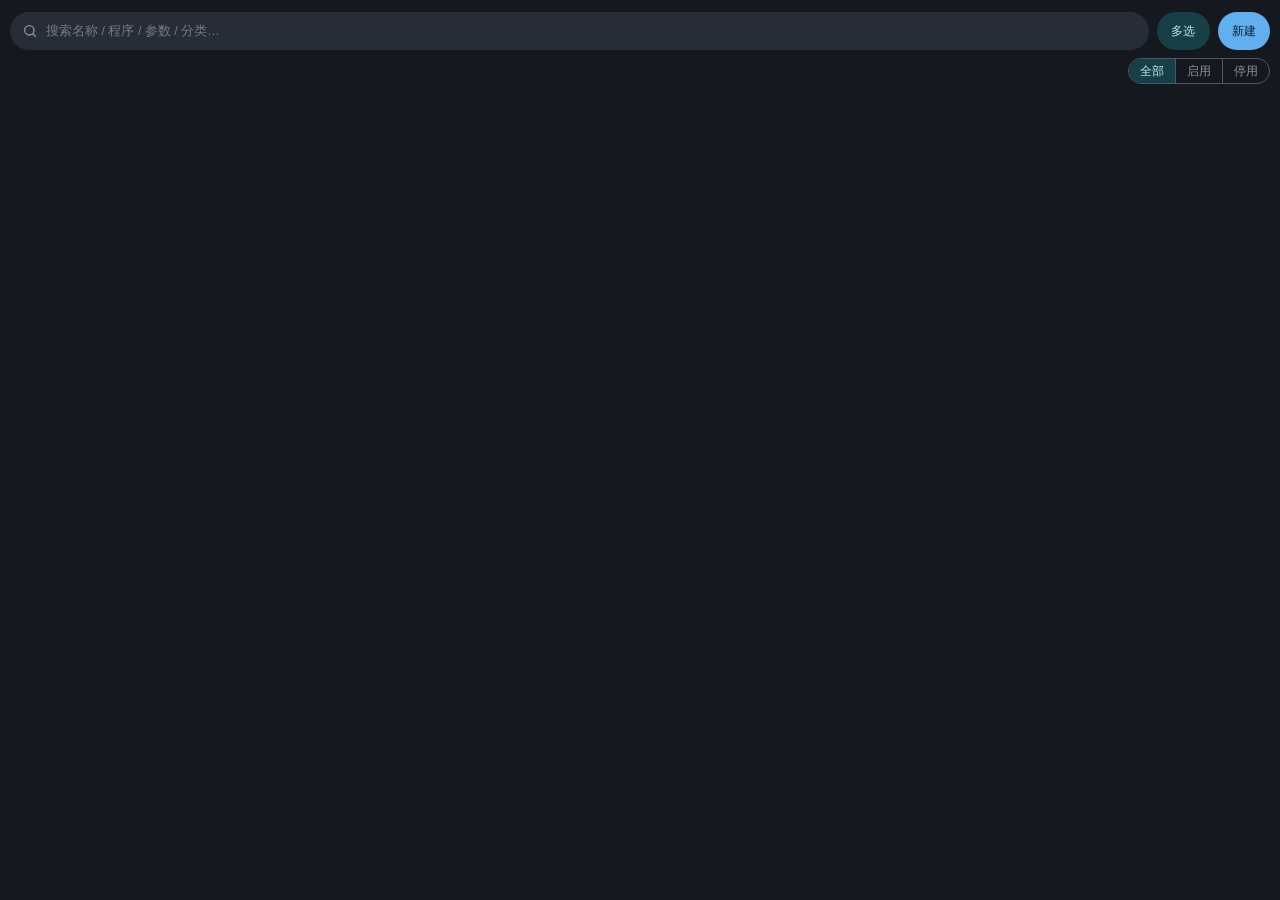
<file: 目录速令/index.html>
<!DOCTYPE html>
<html lang="zh-CN" data-theme="dark">
  <head>
    <meta charset="UTF-8" />
    <meta name="viewport" content="width=device-width, initial-scale=1.0" />
    <title>目录速令</title>
    <link rel="stylesheet" href="assets/style.css" />
  </head>
  <body>
    <!-- ============ 视图 1：命令管理 ============ -->
    <section class="view" id="view-manage">
      <!-- 搜索在左，多选 / 新建在右，同一行 -->
      <div class="toolbar">
        <div class="searchbar">
          <svg class="search-icon" viewBox="0 0 24 24" aria-hidden="true">
            <circle cx="11" cy="11" r="7" />
            <path d="M20 20l-3.5-3.5" />
          </svg>
          <input
            id="search"
            type="text"
            autocomplete="off"
            spellcheck="false"
            placeholder="搜索名称 / 程序 / 参数 / 分类…"
          />
          <button class="btn text sm hidden" id="btn-clear-search" title="清空搜索">清空</button>
        </div>
        <button
          class="btn tonal sm"
          id="btn-multi"
          title="进入多选模式，可批量启用 / 停用 / 删除"
        >
          多选
        </button>
        <button class="btn filled sm" id="btn-add">新建</button>
      </div>

      <!-- 分类筛选（左）+ 启用状态筛选（右） -->
      <div class="filter-row">
        <div class="cat-bar" id="cat-bar"></div>
        <div class="segmented xs" id="status-filter">
          <button data-value="all" class="active">全部</button>
          <button data-value="on">启用</button>
          <button data-value="off">停用</button>
        </div>
      </div>

      <!-- 批量操作条：只在多选模式下出现 -->
      <div class="batch-bar hidden" id="batch-bar">
        <label class="checkbox sm">
          <input type="checkbox" id="check-all" />
          <span>全选</span>
        </label>
        <button class="btn text sm" id="btn-invert">反选</button>
        <span class="batch-count" id="batch-count"></span>
        <div class="spacer"></div>
        <button class="btn tonal sm" id="btn-batch-off" disabled>停用</button>
        <button class="btn tonal sm" id="btn-batch-on" disabled>启用</button>
        <button class="btn danger sm" id="btn-batch-del" disabled>删除</button>
      </div>

      <main class="list manage-list" id="manage-list"></main>
    </section>

    <!-- ============ 视图 2：新建 / 编辑（整页，不再是弹窗） ============ -->
    <section class="view hidden" id="view-editor" aria-label="命令编辑">
      <div class="view-head">
        <button class="btn text sm back" id="btn-close-editor" title="返回命令列表（Esc）">
          <svg class="chevron" viewBox="0 0 24 24" aria-hidden="true">
            <path d="M15 5l-7 7 7 7" />
          </svg>
          返回
        </button>
        <h2 id="editor-title">新建命令</h2>
      </div>

      <div class="editor-body" id="editor-body">
        <!-- 起始模板：只在「新建」时出现，默认空模板 -->
        <div class="field tpl-field hidden" id="tpl-field">
          <label>起始模板</label>
          <div class="chips" id="tpl-chips"></div>
        </div>

        <div class="field">
          <label>图标</label>
          <div class="icon-row">
            <select id="f-icon-type">
              <option value="">默认（自动识别）</option>
              <option value="file">图片文件 png / jpg / jpeg / ico</option>
              <option value="exe">从 EXE 提取图标</option>
              <option value="folder">文件夹系统图标</option>
              <option value="ext">按扩展名（如 .txt）</option>
              <option value="data">自定义 base64</option>
            </select>
            <div class="icon-preview">
              <img id="icon-preview" alt="图标预览" />
              <span id="icon-preview-text">默认图标</span>
            </div>
          </div>
        </div>

        <div class="field hidden" id="icon-value-field">
          <label>图标文件 / 路径</label>
          <div class="row">
            <input id="f-icon-value" type="text" placeholder="选择或粘贴路径" />
            <button class="btn outlined sm" id="btn-pick-icon">浏览</button>
          </div>
        </div>

        <div class="row split">
          <div class="field">
            <label>名称</label>
            <input id="f-name" type="text" placeholder="例如：VS Code 打开" />
          </div>
          <div class="field">
            <label>分类标签</label>
            <input id="f-category" type="text" placeholder="例如：开发 / 终端 / 系统" />
            <div class="cat-suggest" id="cat-suggest"></div>
          </div>
        </div>

        <div class="field">
          <label>类型</label>
          <div class="segmented" id="f-type">
            <button data-value="command" class="active">执行命令</button>
            <button data-value="builtin">内置动作</button>
          </div>
        </div>

        <div class="field">
          <label>匹配方式</label>
          <div class="match-picker" id="match-picker">
            <label class="mcheck">
              <input type="checkbox" data-match="file" />
              <span>文件</span>
            </label>
            <label class="mcheck">
              <input type="checkbox" data-match="folder" />
              <span>文件夹</span>
            </label>
            <label class="mcheck">
              <input type="checkbox" data-match="window" />
              <span>文件夹窗口</span>
            </label>
            <!-- 一项都没勾时的提醒：跟勾选框同一行，不额外占一行高度 -->
            <span class="match-hint hidden" id="match-hint"></span>
          </div>
        </div>

        <div class="match-params" id="match-params"></div>

        <div data-when="command">
          <div class="field">
            <label>命令 / 程序</label>
            <div class="row">
              <input id="f-cmd" type="text" placeholder="例如：code  或  C:\Tools\run.exe" />
              <button
                class="btn outlined sm"
                id="btn-pick-cmd"
                title="用资源管理器选择程序 / 脚本"
              >
                浏览
              </button>
            </div>
          </div>

          <div class="field">
            <label>命令参数</label>
            <div class="match-params" id="cmd-params"></div>
          </div>

          <div class="field">
            <label>复制变量</label>
            <div class="var-grid" id="var-chips"></div>
            <div class="var-sep" id="var-sep"></div>
          </div>
        </div>

        <div data-when="builtin" class="hidden">
          <div class="field">
            <label>动作</label>
            <select id="f-action"></select>
          </div>
        </div>
      </div>

      <!-- 参数测试：把变量替换后的完整命令行摊开（贴在底栏上方，不用滚回去找） -->
      <div class="cmd-preview hidden" id="cmd-preview">
        <div class="cmd-preview-head">
          <span class="cp-label">测试路径</span>
          <button class="btn text sm" id="btn-add-dir" title="追加一个或多个文件夹">加目录</button>
          <button class="btn text sm" id="btn-add-file" title="追加一个或多个文件">加文件</button>
          <button class="btn text sm" id="btn-clear-test" title="清空测试路径">清空</button>
          <span class="cp-count" id="cp-count"></span>
          <div class="spacer"></div>
          <button class="btn text sm" id="btn-preview-close" title="收起参数测试">收起</button>
        </div>
        <textarea
          id="f-test-paths"
          rows="2"
          autocomplete="off"
          spellcheck="false"
          placeholder="每行一个路径，可以混着填文件和文件夹。选中多项时列表变量（{paths} {qpaths} {names}）才有意义。"
        ></textarea>
        <div class="cmd-preview-list" id="cmd-preview-list"></div>
      </div>

      <div class="editor-foot">
        <button class="btn tonal sm" id="btn-test">试运行</button>
        <button class="btn tonal sm" id="btn-preview-cmd" title="不执行，只看变量替换后的完整命令">
          参数测试
        </button>
        <span class="foot-hint" id="foot-hint"></span>
        <div class="spacer"></div>
        <button class="btn text sm" id="btn-cancel">取消</button>
        <button class="btn filled sm" id="btn-save">保存</button>
      </div>
    </section>

    <div class="toast hidden" id="toast"></div>

    <script src="assets/app.js"></script>
  </body>
</html>
</file>
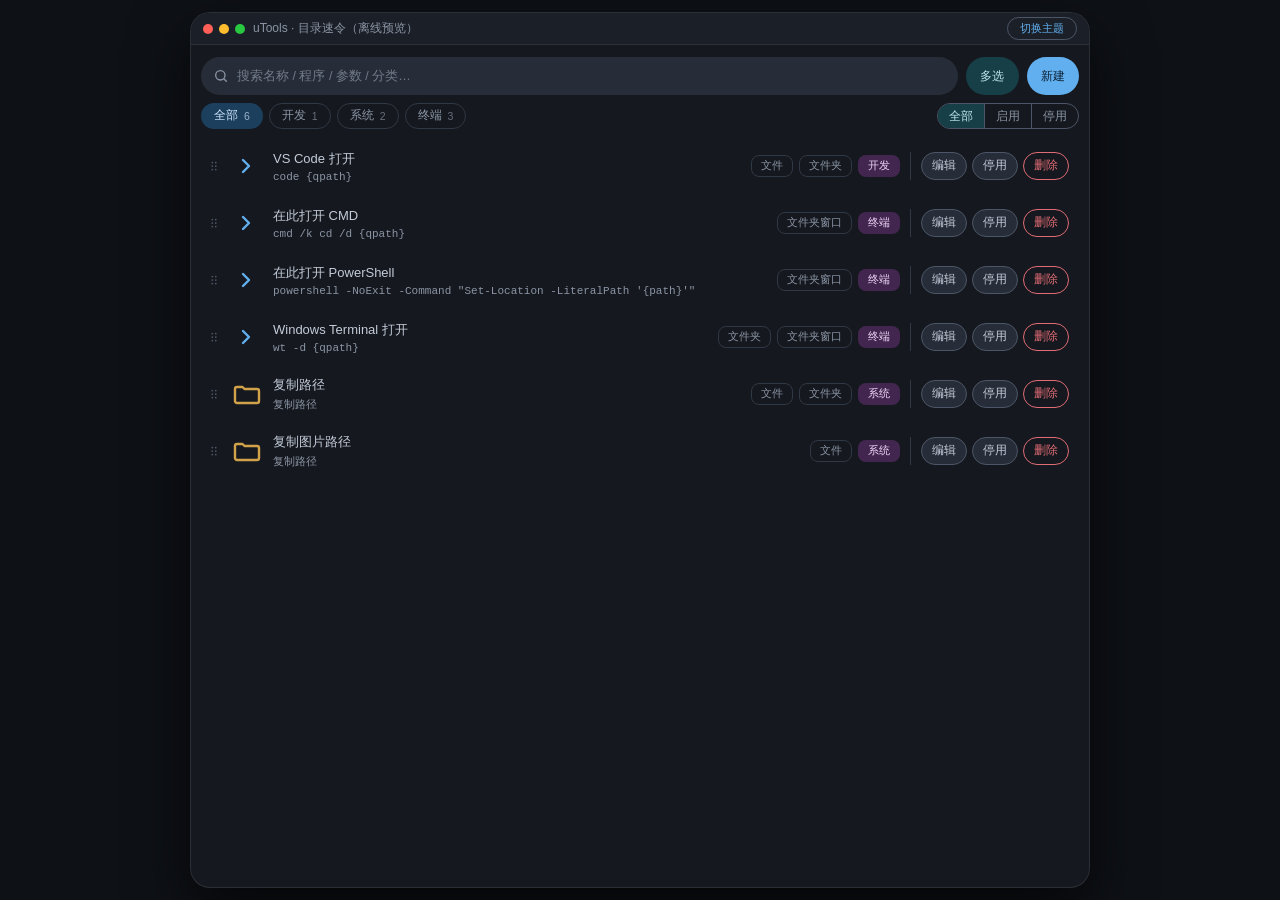
<file: 目录速令/dev/preview.html>
<!DOCTYPE html>
<html lang="zh-CN" data-theme="dark">
  <head>
    <meta charset="UTF-8" />
    <meta name="viewport" content="width=device-width, initial-scale=1.0" />
    <title>目录速令</title>
    <link rel="stylesheet" href="../assets/style.css" />
  
    <style>
      html, body { height: 100% !important; overflow: hidden !important; }
      body {
        display: flex; align-items: center; justify-content: center;
        background: #0e1116 !important; padding: 12px;
      }
      #preview-frame {
        width: 100%; max-width: 900px; height: 100%; overflow: hidden; position: relative;
        border-radius: 20px; border: 1px solid rgba(195,204,217,.12);
        box-shadow: 0 24px 60px rgba(0,0,0,.65);
        display: flex; flex-direction: column; background: var(--surface);
      }
      #preview-frame > .view { flex: 1; height: auto; min-height: 0; }
      #preview-bar {
        height: 32px; flex: 0 0 32px; display: flex; align-items: center; gap: 8px;
        padding: 0 12px; background: #1b1f27; border-bottom: 1px solid rgba(195,204,217,.1);
        font: 12px "Segoe UI","Microsoft YaHei",sans-serif; color: #8b95a5;
      }
      #preview-bar .dots { display: flex; gap: 6px; }
      #preview-bar .dots i { width: 10px; height: 10px; border-radius: 50%; display: block; }
      #preview-toggle {
        margin-left: auto; cursor: pointer; border: 1px solid #4c5666;
        background: transparent; color: #61afef; border-radius: 999px;
        padding: 3px 12px; font-size: 11px; font-weight: 500;
      }
      #preview-toggle:hover { background: rgba(97,175,239,.12); }
    </style>
  </head>
  <body>
    <div id="preview-frame">
      <div id="preview-bar">
        <span class="dots"><i style="background:#ff5f57"></i><i style="background:#febc2e"></i><i style="background:#28c840"></i></span>
        <span>uTools · 目录速令（离线预览）</span>
        <button id="preview-toggle">切换主题</button>
      </div>
    <!-- ============ 视图 1：命令管理 ============ -->
    <section class="view" id="view-manage">
      <!-- 搜索在左，多选 / 新建在右，同一行 -->
      <div class="toolbar">
        <div class="searchbar">
          <svg class="search-icon" viewBox="0 0 24 24" aria-hidden="true">
            <circle cx="11" cy="11" r="7" />
            <path d="M20 20l-3.5-3.5" />
          </svg>
          <input
            id="search"
            type="text"
            autocomplete="off"
            spellcheck="false"
            placeholder="搜索名称 / 程序 / 参数 / 分类…"
          />
          <button class="btn text sm hidden" id="btn-clear-search" title="清空搜索">清空</button>
        </div>
        <button
          class="btn tonal sm"
          id="btn-multi"
          title="进入多选模式，可批量启用 / 停用 / 删除"
        >
          多选
        </button>
        <button class="btn filled sm" id="btn-add">新建</button>
      </div>

      <!-- 分类筛选（左）+ 启用状态筛选（右） -->
      <div class="filter-row">
        <div class="cat-bar" id="cat-bar"></div>
        <div class="segmented xs" id="status-filter">
          <button data-value="all" class="active">全部</button>
          <button data-value="on">启用</button>
          <button data-value="off">停用</button>
        </div>
      </div>

      <!-- 批量操作条：只在多选模式下出现 -->
      <div class="batch-bar hidden" id="batch-bar">
        <label class="checkbox sm">
          <input type="checkbox" id="check-all" />
          <span>全选</span>
        </label>
        <button class="btn text sm" id="btn-invert">反选</button>
        <span class="batch-count" id="batch-count"></span>
        <div class="spacer"></div>
        <button class="btn tonal sm" id="btn-batch-off" disabled>停用</button>
        <button class="btn tonal sm" id="btn-batch-on" disabled>启用</button>
        <button class="btn danger sm" id="btn-batch-del" disabled>删除</button>
      </div>

      <main class="list manage-list" id="manage-list"></main>
    </section>

    <!-- ============ 视图 2：新建 / 编辑（整页，不再是弹窗） ============ -->
    <section class="view hidden" id="view-editor" aria-label="命令编辑">
      <div class="view-head">
        <button class="btn text sm back" id="btn-close-editor" title="返回命令列表（Esc）">
          <svg class="chevron" viewBox="0 0 24 24" aria-hidden="true">
            <path d="M15 5l-7 7 7 7" />
          </svg>
          返回
        </button>
        <h2 id="editor-title">新建命令</h2>
      </div>

      <div class="editor-body" id="editor-body">
        <!-- 起始模板：只在「新建」时出现，默认空模板 -->
        <div class="field tpl-field hidden" id="tpl-field">
          <label>起始模板</label>
          <div class="chips" id="tpl-chips"></div>
        </div>

        <div class="field">
          <label>图标</label>
          <div class="icon-row">
            <select id="f-icon-type">
              <option value="">默认（自动识别）</option>
              <option value="file">图片文件 png / jpg / jpeg / ico</option>
              <option value="exe">从 EXE 提取图标</option>
              <option value="folder">文件夹系统图标</option>
              <option value="ext">按扩展名（如 .txt）</option>
              <option value="data">自定义 base64</option>
            </select>
            <div class="icon-preview">
              <img id="icon-preview" alt="图标预览" />
              <span id="icon-preview-text">默认图标</span>
            </div>
          </div>
        </div>

        <div class="field hidden" id="icon-value-field">
          <label>图标文件 / 路径</label>
          <div class="row">
            <input id="f-icon-value" type="text" placeholder="选择或粘贴路径" />
            <button class="btn outlined sm" id="btn-pick-icon">浏览</button>
          </div>
        </div>

        <div class="row split">
          <div class="field">
            <label>名称</label>
            <input id="f-name" type="text" placeholder="例如：VS Code 打开" />
          </div>
          <div class="field">
            <label>分类标签</label>
            <input id="f-category" type="text" placeholder="例如：开发 / 终端 / 系统" />
            <div class="cat-suggest" id="cat-suggest"></div>
          </div>
        </div>

        <div class="field">
          <label>类型</label>
          <div class="segmented" id="f-type">
            <button data-value="command" class="active">执行命令</button>
            <button data-value="builtin">内置动作</button>
          </div>
        </div>

        <div class="field">
          <label>匹配方式</label>
          <div class="match-picker" id="match-picker">
            <label class="mcheck">
              <input type="checkbox" data-match="file" />
              <span>文件</span>
            </label>
            <label class="mcheck">
              <input type="checkbox" data-match="folder" />
              <span>文件夹</span>
            </label>
            <label class="mcheck">
              <input type="checkbox" data-match="window" />
              <span>文件夹窗口</span>
            </label>
            <!-- 一项都没勾时的提醒：跟勾选框同一行，不额外占一行高度 -->
            <span class="match-hint hidden" id="match-hint"></span>
          </div>
        </div>

        <div class="match-params" id="match-params"></div>

        <div data-when="command">
          <div class="field">
            <label>命令 / 程序</label>
            <div class="row">
              <input id="f-cmd" type="text" placeholder="例如：code  或  C:\Tools\run.exe" />
              <button
                class="btn outlined sm"
                id="btn-pick-cmd"
                title="用资源管理器选择程序 / 脚本"
              >
                浏览
              </button>
            </div>
          </div>

          <div class="field">
            <label>命令参数</label>
            <div class="match-params" id="cmd-params"></div>
          </div>

          <div class="field">
            <label>复制变量</label>
            <div class="var-grid" id="var-chips"></div>
            <div class="var-sep" id="var-sep"></div>
          </div>
        </div>

        <div data-when="builtin" class="hidden">
          <div class="field">
            <label>动作</label>
            <select id="f-action"></select>
          </div>
        </div>
      </div>

      <!-- 参数测试：把变量替换后的完整命令行摊开（贴在底栏上方，不用滚回去找） -->
      <div class="cmd-preview hidden" id="cmd-preview">
        <div class="cmd-preview-head">
          <span class="cp-label">测试路径</span>
          <button class="btn text sm" id="btn-add-dir" title="追加一个或多个文件夹">加目录</button>
          <button class="btn text sm" id="btn-add-file" title="追加一个或多个文件">加文件</button>
          <button class="btn text sm" id="btn-clear-test" title="清空测试路径">清空</button>
          <span class="cp-count" id="cp-count"></span>
          <div class="spacer"></div>
          <button class="btn text sm" id="btn-preview-close" title="收起参数测试">收起</button>
        </div>
        <textarea
          id="f-test-paths"
          rows="2"
          autocomplete="off"
          spellcheck="false"
          placeholder="每行一个路径，可以混着填文件和文件夹。选中多项时列表变量（{paths} {qpaths} {names}）才有意义。"
        ></textarea>
        <div class="cmd-preview-list" id="cmd-preview-list"></div>
      </div>

      <div class="editor-foot">
        <button class="btn tonal sm" id="btn-test">试运行</button>
        <button class="btn tonal sm" id="btn-preview-cmd" title="不执行，只看变量替换后的完整命令">
          参数测试
        </button>
        <span class="foot-hint" id="foot-hint"></span>
        <div class="spacer"></div>
        <button class="btn text sm" id="btn-cancel">取消</button>
        <button class="btn filled sm" id="btn-save">保存</button>
      </div>
    </section>

    <div class="toast hidden" id="toast"></div>

    <script src="mock-api.js"></script>
    <script src="../assets/app.js"></script>
  
    </div>
    <script>
      (function () {
        var frame = document.getElementById('preview-frame');
        Array.prototype.forEach.call(document.querySelectorAll('body > .view, body > .toast'), function (el) {
          frame.appendChild(el);
        });
        document.getElementById('preview-toggle').addEventListener('click', function () {
          var cur = document.documentElement.getAttribute('data-theme');
          document.documentElement.setAttribute('data-theme', cur === 'light' ? 'dark' : 'light');
        });
      })();
    </script>
  </body>
</html>
</file>
<file: 目录速令/assets/style.css>
/* ==========================================================================
   目录速令 —— Material Design 3 × One Dark（暗蓝）
   ==========================================================================
   设计令牌说明：
   - 颜色：MD3 语义色角色（primary / surface-container / outline ...），
           色相取自 Atom One Dark 的蓝 (#61afef)，底色做成偏蓝的深灰。
   - 形状：MD3 形状刻度 —— 按钮/芯片用 full，卡片 16，对话框 28。
   - 状态层：MD3 的 hover/pressed 叠加层用 rgba 预置色实现
             （不用 color-mix，避免低版本 Chromium 不支持）。
   ========================================================================== */

:root {
  /* --- MD3 形状刻度 --- */
  --shape-xs: 4px;
  --shape-sm: 8px;
  --shape-md: 12px;
  --shape-lg: 16px;
  --shape-xl: 28px;
  --shape-full: 999px;

  --font: "Segoe UI Variable", "Segoe UI", -apple-system, "Microsoft YaHei",
    "PingFang SC", Roboto, Helvetica, Arial, sans-serif;
  --mono: "Cascadia Mono", "JetBrains Mono", Consolas, "Courier New", monospace;

  --dur: 0.16s;
}

/* --------------------------------------------------------------------------
   Dark scheme —— One Dark 暗蓝
   -------------------------------------------------------------------------- */

html[data-theme="dark"] {
  /* 让原生控件（下拉列表、滚动条、日期选择器等）跟随暗色 */
  color-scheme: dark;

  --surface: #15181e;
  --surface-container-lowest: #101318;
  --surface-container-low: #1b1f27;
  --surface-container: #21262f;
  --surface-container-high: #272d38;
  --surface-container-highest: #2e3541;

  --on-surface: #c3ccd9;
  --on-surface-variant: #8b95a5;
  --outline: #4c5666;
  --outline-variant: #303845;

  --primary: #61afef;
  --primary-hover: #7dc0f6;
  --primary-pressed: #4e9ede;
  --on-primary: #0c2033;
  --primary-container: #1c3f5e;
  --on-primary-container: #cfe4fb;

  --secondary: #56b6c2;
  --secondary-container: #173f47;
  --on-secondary-container: #bfe6ec;

  --tertiary: #c678dd;
  --tertiary-container: #43264f;
  --on-tertiary-container: #edd6f7;

  --error: #e06c75;
  --error-container: #4a2429;
  --on-error-container: #ffdadb;

  --success: #98c379;

  --state-hover: rgba(195, 204, 217, 0.08);
  --state-press: rgba(195, 204, 217, 0.13);

  /* 列表里被勾选（待批量操作）的行底色：主色的柔和版，
     不用 --primary-container 是因为它太饱和，会把行里的勾选框和标签压下去 */
  --picked: rgba(97, 175, 239, 0.14);

  /* 框选矩形的填充：比 --picked 明显一点，不然在暗底上几乎看不见 */
  --marquee: rgba(97, 175, 239, 0.16);
}

/* --------------------------------------------------------------------------
   Light scheme —— 同色相 seed 的 MD3 亮色（uTools 处于亮色模式时）
   -------------------------------------------------------------------------- */

html[data-theme="light"] {
  color-scheme: light;

  --surface: #f6f8fc;
  --surface-container-lowest: #ffffff;
  --surface-container-low: #eef2f8;
  --surface-container: #e7edf6;
  --surface-container-high: #dfe7f2;
  --surface-container-highest: #d6e0ee;

  --on-surface: #18222e;
  --on-surface-variant: #59647a;
  --outline: #78839a;
  --outline-variant: #c8d2e2;

  --primary: #2b6cb0;
  --primary-hover: #3a7cc2;
  --primary-pressed: #235a94;
  --on-primary: #ffffff;
  --primary-container: #cfe4fb;
  --on-primary-container: #0c2b47;

  --secondary: #17707d;
  --secondary-container: #c2e8ee;
  --on-secondary-container: #053039;

  --tertiary: #7b3f96;
  --tertiary-container: #edd6f7;
  --on-tertiary-container: #331040;

  --error: #b3261e;
  --error-container: #ffdad8;
  --on-error-container: #410e0b;

  --success: #4a7a2c;

  --state-hover: rgba(24, 34, 46, 0.07);
  --state-press: rgba(24, 34, 46, 0.12);

  --picked: rgba(43, 108, 176, 0.12);

  --marquee: rgba(43, 108, 176, 0.16);
}

/* --------------------------------------------------------------------------
   基础
   -------------------------------------------------------------------------- */

* {
  box-sizing: border-box;
}

html,
body {
  height: 100%;
  margin: 0;
  padding: 0;
  overflow: hidden;
}

body {
  background: var(--surface);
  color: var(--on-surface);
  font-family: var(--font);
  font-size: 13px;
  -webkit-font-smoothing: antialiased;
  user-select: none;
}

.hidden {
  display: none !important;
}

.spacer {
  flex: 1;
}

.view {
  height: 100%;
  display: flex;
  flex-direction: column;
}

/* --------------------------------------------------------------------------
   MD3 按钮
   -------------------------------------------------------------------------- */

.btn {
  display: inline-flex;
  align-items: center;
  justify-content: center;
  gap: 6px;
  height: 34px;
  padding: 0 18px;
  border: none;
  border-radius: var(--shape-full);
  background: transparent;
  color: var(--primary);
  font-family: inherit;
  font-size: 12.5px;
  font-weight: 500;
  letter-spacing: 0.2px;
  cursor: pointer;
  white-space: nowrap;
  transition: background var(--dur), color var(--dur),
    border-color var(--dur), box-shadow var(--dur);
}

.btn.sm {
  height: 30px;
  padding: 0 14px;
  font-size: 12px;
}

/* filled */
.btn.filled {
  background: var(--primary);
  color: var(--on-primary);
}

.btn.filled:hover {
  background: var(--primary-hover);
}

.btn.filled:active {
  background: var(--primary-pressed);
}

/* tonal */
.btn.tonal {
  background: var(--secondary-container);
  color: var(--on-secondary-container);
}

.btn.tonal:hover {
  box-shadow: inset 0 0 0 999px var(--state-hover);
}

/* 切换类按钮的「已开启」态（多选模式） */
.btn.tonal.active {
  background: var(--primary);
  color: var(--on-primary);
  box-shadow: none;
}

/* outlined */
.btn.outlined {
  border: 1px solid var(--outline);
  color: var(--primary);
}

.btn.outlined:hover {
  background: var(--state-hover);
}

/* text */
.btn.text {
  padding: 0 12px;
  color: var(--primary);
}

.btn.text:hover {
  background: var(--state-hover);
}

/* danger */
.btn.danger {
  border: 1px solid var(--error);
  color: var(--error);
}

.btn.danger:hover {
  background: var(--error-container);
}

.btn.icon {
  height: 32px;
  width: 32px;
  padding: 0;
  font-size: 20px;
  line-height: 1;
  border-radius: var(--shape-full);
  color: var(--on-surface-variant);
}

.btn.icon:hover {
  background: var(--state-hover);
}

.btn[disabled] {
  opacity: 0.4;
  cursor: default;
}

/* --------------------------------------------------------------------------
   kbd
   -------------------------------------------------------------------------- */

kbd {
  display: inline-block;
  min-width: 18px;
  padding: 1px 5px;
  border-radius: var(--shape-xs);
  background: var(--surface-container-highest);
  color: var(--on-surface-variant);
  font-family: var(--mono);
  font-size: 10px;
  text-align: center;
}

/* --------------------------------------------------------------------------
   输入控件（MD3 描边式文本框）
   -------------------------------------------------------------------------- */

input[type="text"],
textarea,
select {
  width: 100%;
  height: 36px;
  padding: 0 12px;
  border: 1px solid var(--outline);
  border-radius: var(--shape-sm);
  background: transparent;
  color: var(--on-surface);
  font-family: inherit;
  font-size: 12.5px;
  outline: none;
  transition: border-color var(--dur), box-shadow var(--dur);
}

/* 多行框不跟着单行框定高，由 rows / min-height 决定 */
textarea {
  height: auto;
  padding: 8px 12px;
  line-height: 1.5;
  resize: vertical;
}

input[type="text"]:hover:not(:disabled),
textarea:hover:not(:disabled) {
  border-color: var(--on-surface-variant);
}

input[type="text"]:focus,
textarea:focus,
select:focus {
  border-color: var(--primary);
  box-shadow: inset 0 0 0 1px var(--primary);
}

input[type="text"]:disabled {
  opacity: 0.55;
  border-style: dashed;
}

input::placeholder,
textarea::placeholder {
  color: var(--on-surface-variant);
  opacity: 0.75;
}

select {
  cursor: pointer;
  appearance: none;
  -webkit-appearance: none;
  padding-right: 30px;
  background-image: linear-gradient(45deg, transparent 50%, currentColor 50%),
    linear-gradient(135deg, currentColor 50%, transparent 50%);
  background-position: calc(100% - 16px) 50%, calc(100% - 11px) 50%;
  background-size: 5px 5px, 5px 5px;
  background-repeat: no-repeat;
}

/* 展开的下拉列表也跟随主题（配合 color-scheme） */
select option,
select optgroup {
  background: var(--surface-container-high);
  color: var(--on-surface);
  font-family: inherit;
  font-size: 12.5px;
}

select optgroup {
  color: var(--on-surface-variant);
  font-style: normal;
  font-weight: 500;
}

/* --------------------------------------------------------------------------
   工具栏：搜索（左）+ 新建（右）同一行；分类筛选单独一行
   -------------------------------------------------------------------------- */

.toolbar {
  display: flex;
  align-items: center;
  gap: 8px;
  padding: 12px 10px 8px;
}

.searchbar {
  display: flex;
  flex: 1;
  min-width: 0;
  align-items: center;
  gap: 8px;
  height: 38px;
  padding: 0 12px;
  border-radius: var(--shape-full);
  background: var(--surface-container-high);
  transition: box-shadow var(--dur);
}

.searchbar:focus-within {
  box-shadow: inset 0 0 0 2px var(--primary);
}

.searchbar input {
  flex: 1;
  min-width: 0;
  height: 100%;
  padding: 0;
  border: none;
  border-radius: 0;
  background: transparent;
  font-size: 12.5px;
}

.searchbar input:hover,
.searchbar input:focus {
  border: none;
  box-shadow: none;
}

.search-icon {
  width: 16px;
  height: 16px;
  flex: 0 0 16px;
  fill: none;
  stroke: var(--on-surface-variant);
  stroke-width: 2;
  stroke-linecap: round;
}

.searchbar:focus-within .search-icon {
  stroke: var(--primary);
}

/* 新建按钮：固定宽度，不参与搜索框的伸缩 */
.toolbar > .btn {
  flex: 0 0 auto;
  height: 38px;
}

/* 分类（左）+ 启用状态（右）同一行 */
.filter-row {
  display: flex;
  align-items: center;
  gap: 10px;
  padding: 0 10px 8px;
}

.cat-bar {
  display: flex;
  flex: 1;
  min-width: 0;
  flex-wrap: wrap;
  gap: 6px;
}

.cat-chip {
  display: inline-flex;
  align-items: center;
  gap: 6px;
  height: 26px;
  padding: 0 12px;
  border: 1px solid var(--outline-variant);
  border-radius: var(--shape-full);
  background: transparent;
  color: var(--on-surface-variant);
  font-family: inherit;
  font-size: 11.5px;
  line-height: 1;
  cursor: pointer;
  transition: background var(--dur), color var(--dur), border-color var(--dur);
}

.cat-chip b {
  font-weight: 500;
  font-size: 10.5px;
  opacity: 0.7;
}

.cat-chip:hover {
  background: var(--state-hover);
  color: var(--on-surface);
}

.cat-chip.active {
  background: var(--primary-container);
  border-color: transparent;
  color: var(--on-primary-container);
}

/* 当前搜索词下没有命中的分类：变灰但仍可点 */
.cat-chip.dim {
  opacity: .45;
}

.cat-chip.dim:hover {
  opacity: .75;
}

.cat-chip.sm {
  height: 24px;
  padding: 0 10px;
  font-size: 11px;
}

/* --------------------------------------------------------------------------
   批量开关条（列表非空时常驻）
   -------------------------------------------------------------------------- */

/* 批量操作条：只在多选模式出现。所有控件统一 30px 高，勾选框和按钮才会齐平。 */
.batch-bar {
  display: flex;
  align-items: center;
  gap: 8px;
  padding: 0 10px 8px;
}

.batch-bar .btn {
  height: 30px;
}

/* 「全选」跟按钮同一行，只对齐高度和左右留白；不套外边框。
   加边框会把它变成一颗"胶囊按钮"，跟右边的文字按钮混在一起分不清主次。 */
.batch-bar .checkbox.sm {
  height: 30px;
  padding: 0 2px;
}

/* 反选是不带边框的文字按钮，跟左边的「全选」拉开主次 */
.batch-bar #btn-invert {
  padding: 0 8px;
}

.batch-count {
  font-size: 11.5px;
  color: var(--on-surface-variant);
}

/* 全选框跟正文同尺寸，只把文字收小，免得在工具条里太抢眼 */
.checkbox.sm {
  gap: 8px;
  font-size: 11.5px !important;
}

/* --------------------------------------------------------------------------
   列表
   -------------------------------------------------------------------------- */

.list {
  flex: 1;
  overflow-y: auto;
  overflow-x: hidden;
  padding: 2px 10px 10px;
}

.list::-webkit-scrollbar {
  width: 8px;
}

.list::-webkit-scrollbar-thumb {
  background: var(--outline-variant);
  border-radius: var(--shape-full);
}

.list::-webkit-scrollbar-thumb:hover {
  background: var(--outline);
}

.list::-webkit-scrollbar-track {
  background: transparent;
}

.item {
  position: relative;
  display: flex;
  align-items: center;
  gap: 10px;
  min-height: 54px;
  padding: 8px 10px 8px 6px;
  margin-bottom: 3px;
  border-radius: var(--shape-md);
  transition: background var(--dur);
}

/* --------------------------------------------------------------------------
   拖拽排序（替代原来的 ↑ ↓ 按钮）
   -------------------------------------------------------------------------- */

.drag-handle {
  flex: 0 0 14px;
  align-self: stretch;
  display: flex;
  align-items: center;
  justify-content: center;
  color: var(--outline);
  cursor: grab;
  transition: color var(--dur);
}

.drag-handle svg {
  width: 14px;
  height: 14px;
  fill: currentColor;
}

.drag-handle:hover {
  color: var(--primary);
}

.drag-handle:active {
  cursor: grabbing;
}

/* 正在拖的那一行：压暗，表示它已经被「拿起来」了 */
.item.dragging {
  opacity: 0.4;
}

/* 落点指示线用伪元素画，避免和 .item.picked:hover 的 box-shadow 互相覆盖 */
.item.drop-before::before,
.item.drop-after::before {
  content: "";
  position: absolute;
  left: 6px;
  right: 6px;
  height: 2px;
  border-radius: 2px;
  background: var(--primary);
}

.item.drop-before::before {
  top: -1px;
}

.item.drop-after::before {
  bottom: -1px;
}

/* --------------------------------------------------------------------------
   框选（多选模式）—— 多选时拖拽排序被关掉，同一个手势改成拉框选行
   -------------------------------------------------------------------------- */

/* 拉框时不要把文字拖蓝 */
.list.multi {
  user-select: none;
  -webkit-user-select: none;
}

.list.multi .item {
  cursor: pointer;
}

/* 框住的候选行：先给个预览反馈，松手才真正写进 selection */
.item.mb-hit {
  background: var(--picked);
  box-shadow: inset 0 0 0 1px var(--primary);
}

/* 框本身。position:fixed + client 坐标，不用管列表滚到哪了。
   pointer-events:none 很关键 —— 否则鼠标一动框就盖住行、打断 mousemove。 */
.marquee {
  position: fixed;
  z-index: 60;
  pointer-events: none;
  border: 1px solid var(--primary);
  border-radius: var(--shape-xs);
  background: var(--marquee);
}

.item:hover {
  background: var(--state-hover);
}

/* 被勾选（待批量操作）的行：一层柔和主色底，和 hover 区分开 */
.item.picked {
  background: var(--picked);
}

.item.picked:hover {
  background: var(--picked);
  box-shadow: inset 0 0 0 1px var(--primary);
}

/* 勾选框列：常驻但弱化，hover / 勾选后才完全显形 */
.item-check {
  flex: 0 0 18px;
  display: flex;
  align-items: center;
  justify-content: center;
  cursor: pointer;
}

.item-check input[type="checkbox"] {
  opacity: 0.55;
  transition: opacity var(--dur), background var(--dur), border-color var(--dur);
}

.item:hover .item-check input[type="checkbox"],
.item.picked .item-check input[type="checkbox"],
.item-check input[type="checkbox"]:focus-visible {
  opacity: 1;
}

/* 停用的命令：内容变淡，但按钮保持可点 */
.item.off .item-icon,
.item.off .item-body {
  opacity: 0.42;
}

.item.off .item-badges {
  opacity: 0.55;
}

.item-icon {
  width: 32px;
  height: 32px;
  flex: 0 0 32px;
  display: flex;
  align-items: center;
  justify-content: center;
  overflow: hidden;
}

.item-icon img {
  width: 100%;
  height: 100%;
  object-fit: contain;
}

.glyph {
  font-family: var(--mono);
  font-size: 10px;
  font-weight: 700;
  color: var(--on-surface-variant);
  letter-spacing: 0.3px;
}

.item-body {
  flex: 1;
  min-width: 0;
}

.item-title {
  font-size: 13px;
  font-weight: 500;
  white-space: nowrap;
  overflow: hidden;
  text-overflow: ellipsis;
}

.item-sub {
  font-family: var(--mono);
  font-size: 11px;
  color: var(--on-surface-variant);
  white-space: nowrap;
  overflow: hidden;
  text-overflow: ellipsis;
  margin-top: 3px;
}

/* 信息标签：弱化处理，和右边的操作按钮拉开层次 */
.item-badges {
  display: flex;
  align-items: center;
  gap: 6px;
  flex: 0 1 auto;
  min-width: 0;
  overflow: hidden;
}

.item-badge {
  flex: 0 1 auto;
  min-width: 0;
  padding: 3px 9px;
  border: 1px solid var(--outline-variant);
  border-radius: var(--shape-sm);
  background: transparent;
  color: var(--on-surface-variant);
  font-size: 10.5px;
  white-space: nowrap;
  overflow: hidden;
  text-overflow: ellipsis;
}

/* 分类标签用不同的色调，和匹配方式标签区分开 */
.item-badge.cat {
  border-color: transparent;
  background: var(--tertiary-container);
  color: var(--on-tertiary-container);
}

/* --------------------------------------------------------------------------
   每项的操作按钮 —— 要有明确的「按得下去」的观感
   -------------------------------------------------------------------------- */

.item-actions {
  display: flex;
  align-items: center;
  gap: 5px;
  flex: 0 0 auto;
  padding-left: 10px;
  border-left: 1px solid var(--outline-variant);
}

.icon-btn {
  display: inline-flex;
  align-items: center;
  justify-content: center;
  height: 28px;
  min-width: 28px;
  padding: 0 10px;
  border: 1px solid var(--outline);
  border-radius: var(--shape-full);
  background: var(--surface-container-high);
  color: var(--on-surface);
  font-family: inherit;
  font-size: 11.5px;
  font-weight: 500;
  line-height: 1;
  cursor: pointer;
  transition: background var(--dur), color var(--dur), border-color var(--dur),
    box-shadow var(--dur);
}

.icon-btn:hover {
  background: var(--surface-container-highest);
  border-color: var(--primary);
  color: var(--primary);
}

.icon-btn:active {
  background: var(--state-press);
}

/* 启用 / 停用：文本按钮，夹在「编辑」和「删除」中间 */
.icon-btn.toggle {
  min-width: 46px;
}

/* 已停用的行整体发灰，只有这颗「启用」是亮点 —— 它是唯一的恢复出口 */
.icon-btn.toggle.off {
  color: var(--primary);
  border-color: var(--primary);
}

.icon-btn.toggle.off:hover {
  background: var(--primary-container);
  color: var(--on-primary-container);
  border-color: var(--primary);
}

/* 删除：默认就带警示色，避免误当成普通按钮 */
.icon-btn.del {
  color: var(--error);
  border-color: var(--error);
  background: transparent;
}

.icon-btn.del:hover {
  background: var(--error-container);
  border-color: var(--error);
  color: var(--on-error-container);
}

.icon-btn[disabled] {
  opacity: 0.28;
  cursor: default;
}

.icon-btn[disabled]:hover {
  background: var(--surface-container-high);
  border-color: var(--outline);
  color: var(--on-surface-variant);
}

.empty {
  text-align: center;
  color: var(--on-surface-variant);
  padding: 56px 24px;
  line-height: 1.9;
}

.empty strong {
  display: block;
  font-size: 14px;
  font-weight: 500;
  color: var(--on-surface);
  margin-bottom: 6px;
}

.empty .btn {
  margin-top: 14px;
}

.status.show {
  opacity: 1;
}

/* --------------------------------------------------------------------------
   编辑视图（占满整个界面，不是弹层）
   —— 没有蒙层、没有 max-width 卡片、没有阴影；就是 .view 的第二屏
   -------------------------------------------------------------------------- */

.view-head {
  display: flex;
  align-items: center;
  gap: 6px;
  padding: 10px 20px;
  border-bottom: 1px solid var(--outline-variant);
}

.view-head h2 {
  margin: 0;
  font-size: 15px;
  font-weight: 500;
}

/* 返回按钮里的箭头：跟搜索图标同一套线性样式 */
.btn .chevron {
  width: 15px;
  height: 15px;
  flex: 0 0 15px;
  fill: none;
  stroke: currentColor;
  stroke-width: 2.2;
  stroke-linecap: round;
  stroke-linejoin: round;
}

/* 往左偏一点，让箭头视觉上贴住内容左边线（跟下面的字段对齐） */
.btn.back {
  margin-left: -10px;
  padding: 0 10px;
  color: var(--on-surface-variant);
}

.btn.back:hover {
  color: var(--primary);
}

.editor-body {
  padding: 12px 20px 20px;
  overflow-y: auto;
  flex: 1;
  min-height: 0;
}

.editor-body::-webkit-scrollbar {
  width: 8px;
}

.editor-body::-webkit-scrollbar-thumb {
  background: var(--outline);
  border-radius: var(--shape-full);
}

/* --------------------------------------------------------------------------
   参数测试结果：贴在底栏上方的一条，点「参数测试」才展开
   -------------------------------------------------------------------------- */

.cmd-preview {
  flex: 0 0 auto;
  max-height: 260px;
  display: flex;
  flex-direction: column;
  border-top: 1px solid var(--outline-variant);
  background: var(--surface-container-low);
}

.cmd-preview-head {
  display: flex;
  align-items: center;
  gap: 4px;
  padding: 8px 20px 4px;
}

.cp-label {
  flex: 0 0 auto;
  margin-right: 2px;
  font-size: 11px;
  color: var(--on-surface-variant);
}

/* 「已选 N 项」跟着按钮右侧，别让它把「收起」挤走 */
.cp-count {
  flex: 0 0 auto;
  margin-left: 2px;
  font-size: 10.5px;
  color: var(--on-surface-variant);
}

/* 测试路径：多行，一行一个路径（可以混着填文件和文件夹）
   width: auto 是为了「100% + 左右 20px 外边距」不撑破容器，靠 align-self 拉伸 */
#f-test-paths {
  width: auto;
  margin: 0 20px 6px;
  min-height: 46px;
  font-family: var(--mono);
  font-size: 11px;
}

.cmd-preview-list {
  display: flex;
  flex-direction: column;
  gap: 4px;
  padding: 0 20px 10px;
  overflow-y: auto;
}

/* 一行 = 一种匹配方式。整行可点，点了就复制那条命令。 */
.cp-row {
  display: flex;
  align-items: baseline;
  gap: 8px;
  padding: 6px 9px;
  border-radius: var(--shape-sm);
  background: var(--surface-container-high);
  cursor: pointer;
  transition: background var(--dur), box-shadow var(--dur);
}

.cp-row:hover {
  box-shadow: inset 0 0 0 1px var(--primary);
}

.cp-mode {
  flex: 0 0 auto;
  font-size: 11px;
  color: var(--primary);
}

.cp-line {
  flex: 1;
  min-width: 0;
  font-family: var(--mono);
  font-size: 11.5px;
  line-height: 1.5;
  color: var(--on-surface);
  word-break: break-all;
}

.cp-cwd {
  flex: 0 0 auto;
  font-size: 10.5px;
  color: var(--on-surface-variant);
}

.cp-empty {
  padding: 4px 0 6px;
  font-size: 11.5px;
  color: var(--on-surface-variant);
}

.foot-hint {
  flex: 0 1 auto;
  min-width: 0;
  padding-left: 4px;
  font-size: 11px;
  color: var(--on-surface-variant);
  white-space: nowrap;
  overflow: hidden;
  text-overflow: ellipsis;
}

.editor-foot {
  display: flex;
  align-items: center;
  gap: 8px;
  padding: 12px 20px 16px;
  border-top: 1px solid var(--outline-variant);
}

.field {
  margin-bottom: 12px;
}

.field > label {
  display: block;
  margin-bottom: 5px;
  color: var(--on-surface-variant);
  font-size: 11px;
  letter-spacing: 0.3px;
}

.field > label em.tip {
  font-style: normal;
  opacity: 0.75;
}

.row {
  display: flex;
  gap: 8px;
  align-items: center;
}

/* 一行里排多个字段时，行本身负责下边距，字段自身不再叠加 */
.row > .field {
  min-width: 0;
  margin-bottom: 0;
}

/* 4 个数值输入并排：选中个数 ×2 + 名称字符数 ×2，省掉两整行 */
.row.quad {
  display: grid;
  grid-template-columns: repeat(4, minmax(0, 1fr));
  gap: 8px;
  margin-bottom: 8px;
}

/* 「名称匹配」下拉 + 它对应的条件输入框：下拉窄、输入框吃掉剩余宽度 */
.row.pair {
  display: flex;
  align-items: flex-end;
  gap: 8px;
}

.row.pair > .field {
  flex: 1 1 0;
}

.row.pair > .field:first-child {
  flex: 0 0 128px;
}

/* 两个短文本字段并排（名称 + 分类标签） */
.row.split {
  display: grid;
  grid-template-columns: minmax(0, 1.15fr) minmax(0, 1fr);
  gap: 10px;
  margin-bottom: 12px;
  /* 必须顶对齐：分类标签那格底下挂着「分类建议」，
     一旦它有高度、而 .row 的 align-items:center 还在生效，
     两个 label / 输入框就会错开半个身位 */
  align-items: start;
}

.divider {
  height: 1px;
  background: var(--outline-variant);
  margin: 14px 0;
}

/* --------------------------------------------------------------------------
   匹配方式：勾选 + 每种方式的参数卡
   -------------------------------------------------------------------------- */

.match-picker {
  display: flex;
  flex-wrap: wrap;
  align-items: center;
  gap: 8px;
}

.mcheck {
  display: inline-flex;
  align-items: center;
  gap: 8px;
  height: 32px;
  padding: 0 14px 0 10px;
  border: 1px solid var(--outline);
  border-radius: var(--shape-full);
  background: transparent;
  color: var(--on-surface-variant);
  font-size: 12.5px;
  cursor: pointer;
  transition: background var(--dur), color var(--dur), border-color var(--dur);
}

.mcheck:hover {
  background: var(--state-hover);
}

.mcheck.on {
  background: var(--secondary-container);
  border-color: transparent;
  color: var(--on-secondary-container);
}

.match-hint {
  display: inline-flex;
  align-items: center;
  font-size: 11px;
  color: var(--on-surface-variant);
}

.match-hint.warn {
  color: var(--error);
}

.match-params {
  display: flex;
  flex-direction: column;
  gap: 10px;
  margin-bottom: 12px;
}

.match-card {
  padding: 12px 14px;
  border: 1px solid var(--outline-variant);
  border-radius: var(--shape-md);
  background: var(--surface-container);
}

.match-card.following {
  border-style: dashed;
  border-color: var(--secondary);
}

/* 跟随中的命令参数卡：收起参数框，只留标题 + 参数来源 + 一行说明，少占地方 */
.match-card.following .match-card-body {
  display: none;
}

.match-card.following .match-card-head {
  margin-bottom: 0;
}

.match-card-note {
  display: none;
  margin: 6px 0 0;
  font-size: 11px;
  line-height: 1.5;
  color: var(--on-surface-variant);
}

.match-card.following .match-card-note {
  display: block;
}

.match-card-head {
  display: flex;
  align-items: center;
  gap: 10px;
  margin-bottom: 10px;
}

.match-card-title {
  font-size: 12px;
  font-weight: 600;
  letter-spacing: 0.3px;
  color: var(--secondary);
}

.follow-box {
  margin-left: auto;
  display: flex;
  align-items: center;
  gap: 6px;
  font-size: 11px;
  color: var(--on-surface-variant);
}

.follow-box select {
  width: auto;
  height: 28px;
  padding: 0 26px 0 10px;
  font-size: 11.5px;
  background-size: 4px 4px, 4px 4px;
  background-position: calc(100% - 14px) 50%, calc(100% - 10px) 50%;
}

.match-card-body .field {
  margin-bottom: 8px;
}

/* 卡片里成行的字段：间距由 .row 统一负责，字段自身不再叠加下边距 */
.match-card-body .row > .field {
  margin-bottom: 0;
}

.match-card-body .field:last-child {
  margin-bottom: 0;
}

.match-card-body input {
  height: 32px;
  font-size: 12px;
}

/* 收起后整个卡片只剩「参数来源」这一个下拉可操作，把它做成焦点而不是压暗 */
.match-card.following .follow-box select {
  border-color: var(--secondary);
  color: var(--secondary);
}

select:disabled {
  opacity: 0.55;
  border-style: dashed;
  cursor: default;
}

.cat-suggest {
  display: flex;
  flex-wrap: wrap;
  align-items: center;
  gap: 6px;
  margin-top: 8px;
}

/* 没有建议时彻底不占高度（否则白留 8px，把同一行的「名称」挤歪） */
.cat-suggest:empty {
  display: none;
}

.suggest-label {
  font-size: 11px;
  color: var(--on-surface-variant);
}

.checkbox {
  display: flex !important;
  align-items: center;
  gap: 10px;
  color: var(--on-surface) !important;
  font-size: 12.5px !important;
  cursor: pointer;
}

/* --------------------------------------------------------------------------
   自定义勾选框（MD3 checkbox）
   —— 不用 accent-color，低版本 Chromium 不生效会掉回系统原生样式
   -------------------------------------------------------------------------- */

input[type="checkbox"] {
  appearance: none;
  -webkit-appearance: none;
  position: relative;
  flex: 0 0 18px;
  width: 18px;
  height: 18px;
  margin: 0;
  padding: 0;
  border: 2px solid var(--outline);
  border-radius: var(--shape-xs);
  background: transparent;
  cursor: pointer;
  transition: background var(--dur), border-color var(--dur);
}

input[type="checkbox"]:hover {
  border-color: var(--on-surface-variant);
}

input[type="checkbox"]:checked {
  background: var(--primary);
  border-color: var(--primary);
}

input[type="checkbox"]:checked::after {
  content: "";
  position: absolute;
  left: 4px;
  top: 0;
  width: 4px;
  height: 9px;
  border: solid var(--on-primary);
  border-width: 0 2px 2px 0;
  transform: rotate(45deg);
}

/* --------------------------------------------------------------------------
   MD3 分段按钮
   -------------------------------------------------------------------------- */

.segmented {
  display: inline-flex;
  height: 34px;
  border: 1px solid var(--outline);
  border-radius: var(--shape-full);
  overflow: hidden;
}

.segmented button {
  border: none;
  border-right: 1px solid var(--outline);
  background: transparent;
  color: var(--on-surface-variant);
  font-family: inherit;
  font-size: 12.5px;
  font-weight: 500;
  padding: 0 14px;
  cursor: pointer;
  transition: background var(--dur), color var(--dur);
}

.segmented button:last-child {
  border-right: none;
}

.segmented button:hover {
  background: var(--state-hover);
}

.segmented button.active {
  background: var(--secondary-container);
  color: var(--on-secondary-container);
}

/* 紧凑变体：跟分类芯片（26px）同高，放同一行不打架 */
.segmented.xs {
  height: 26px;
  flex: 0 0 auto;
}

.segmented.xs button {
  padding: 0 11px;
  font-size: 11.5px;
}

/* --------------------------------------------------------------------------
   MD3 芯片（模板）
   -------------------------------------------------------------------------- */

.chips {
  display: flex;
  flex-wrap: wrap;
  gap: 6px;
}

.chip {
  display: inline-flex;
  align-items: center;
  height: 30px;
  padding: 0 12px;
  border: 1px solid var(--outline);
  border-radius: var(--shape-sm);
  background: transparent;
  color: var(--on-surface-variant);
  font-family: var(--mono);
  font-size: 11px;
  cursor: pointer;
  transition: background var(--dur), color var(--dur), border-color var(--dur);
}

.chip:hover {
  background: var(--state-hover);
  border-color: var(--primary);
  color: var(--primary);
}

.chip.tpl {
  font-family: var(--font);
  font-size: 12px;
}

/* 当前生效的模板 */
.chip.tpl.on {
  background: var(--secondary-container);
  border-color: transparent;
  color: var(--on-secondary-container);
}

/* 起始模板条：跟下面的表单字段拉开一点距离 */
.tpl-field {
  padding-bottom: 12px;
  border-bottom: 1px solid var(--outline-variant);
}

/* --------------------------------------------------------------------------
   变量说明网格（点一下插入到光标处）
   -------------------------------------------------------------------------- */

.var-grid {
  display: grid;
  grid-template-columns: repeat(2, minmax(0, 1fr));
  gap: 2px 6px;
}

.var-item {
  display: flex;
  align-items: center;
  gap: 8px;
  min-width: 0;
  height: 28px;
  padding: 0 8px;
  border: none;
  border-radius: var(--shape-sm);
  background: transparent;
  font-family: inherit;
  text-align: left;
  cursor: pointer;
  transition: background var(--dur);
}

.var-item:hover {
  background: var(--state-hover);
}

.var-item:hover code {
  color: var(--primary-hover);
}

.var-item code {
  flex: 0 0 auto;
  min-width: 60px;
  color: var(--primary);
  font-family: var(--mono);
  font-size: 10.5px;
}

.var-item span {
  flex: 1;
  min-width: 0;
  color: var(--on-surface-variant);
  font-size: 10.5px;
  white-space: nowrap;
  overflow: hidden;
  text-overflow: ellipsis;
}

/* --------------------------------------------------------------------------
   列表变量的分隔符示例（可点复制）
   -------------------------------------------------------------------------- */

.var-sep {
  margin-top: 8px;
  padding: 8px 10px 6px;
  border-radius: var(--shape-md);
  background: var(--surface-container-low);
}

.var-sep-title {
  margin-bottom: 4px;
  font-size: 10.5px;
  color: var(--on-surface-variant);
}

/* 一行 = 一个写法示例：{paths:,} → 结果 → 说明
   说明列吃掉剩余宽度并左对齐，跟结果贴在一起（甩到最右会看不出说的是哪行） */
.var-sep-item {
  display: grid;
  grid-template-columns: 96px 12px auto minmax(0, 1fr);
  align-items: center;
  gap: 8px;
  width: 100%;
  height: 26px;
  padding: 0 6px;
  border: none;
  border-radius: var(--shape-sm);
  background: transparent;
  font-family: inherit;
  text-align: left;
  cursor: pointer;
  transition: background var(--dur);
}

.var-sep-item:hover {
  background: var(--state-hover);
}

.var-sep-item:hover code {
  color: var(--primary-hover);
}

.var-sep-item code {
  color: var(--primary);
  font-family: var(--mono);
  font-size: 10.5px;
  white-space: nowrap;
}

.vs-arrow {
  color: var(--outline);
  font-size: 10.5px;
}

.vs-result {
  min-width: 0;
  font-family: var(--mono);
  font-size: 10.5px;
  color: var(--on-surface);
  white-space: nowrap;
  overflow: hidden;
  text-overflow: ellipsis;
}

.vs-note {
  color: var(--on-surface-variant);
  font-size: 10.5px;
  white-space: nowrap;
}

.var-sep-foot {
  margin-top: 6px;
  font-size: 10.5px;
  line-height: 1.6;
  color: var(--on-surface-variant);
  overflow-wrap: anywhere;
}

/* --------------------------------------------------------------------------
   图标选择行
   -------------------------------------------------------------------------- */

.icon-row {
  display: flex;
  align-items: center;
  gap: 10px;
}

.icon-row select {
  flex: 1;
  min-width: 0;
}

.icon-preview {
  display: flex;
  align-items: center;
  gap: 8px;
  flex: 0 0 auto;
  min-width: 138px;
  max-width: 210px;
  height: 36px;
  padding: 0 12px;
  border: 1px solid var(--outline-variant);
  border-radius: var(--shape-sm);
  background: var(--surface-container);
}

.icon-preview img {
  width: 22px;
  height: 22px;
  flex: 0 0 22px;
  object-fit: contain;
  display: none;
}

.icon-preview img.visible {
  display: block;
}

.icon-preview span {
  font-size: 10.5px;
  color: var(--on-surface-variant);
  white-space: nowrap;
  overflow: hidden;
  text-overflow: ellipsis;
}

/* --------------------------------------------------------------------------
   Toast
   -------------------------------------------------------------------------- */

.toast {
  position: fixed;
  left: 50%;
  bottom: 48px;
  transform: translate(-50%, 14px);
  max-width: 80%;
  padding: 10px 20px;
  border-radius: var(--shape-sm);
  background: var(--surface-container-highest);
  color: var(--on-surface);
  font-size: 12px;
  text-align: center;
  box-shadow: 0 6px 18px rgba(0, 0, 0, 0.35);
  opacity: 0;
  pointer-events: none;
  transition: opacity 0.2s, transform 0.2s;
  z-index: 80;
}

.toast.show {
  opacity: 1;
  transform: translate(-50%, 0);
}

.toast.error {
  background: var(--error-container);
  color: var(--on-error-container);
}
</file>
